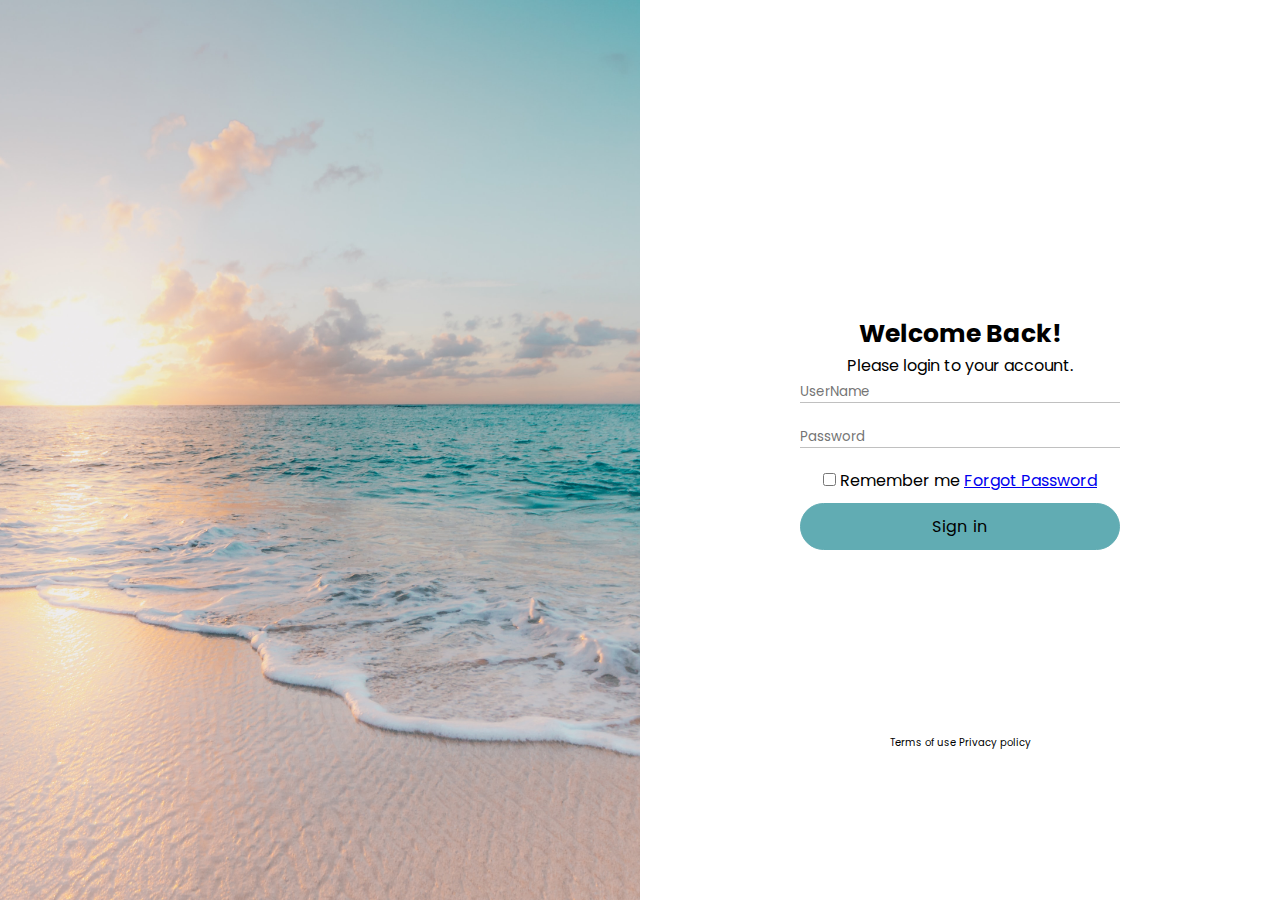
<file: index.html>
<!DOCTYPE html>
<html lang="en">
  <head>
    <meta charset="UTF-8" />
    <meta http-equiv="X-UA-Compatible" content="IE=edge" />
    <meta name="viewport" content="width=device-width, initial-scale=1.0" />
    <title>HTML test</title>

    <!-- css file -->
    <link rel="stylesheet" href="./css/style.css" />



    <!-- google Fonts -->
    <link rel="preconnect" href="https://fonts.googleapis.com" />
    <link rel="preconnect" href="https://fonts.gstatic.com" crossorigin />
    <link
      href="https://fonts.googleapis.com/css2?family=Poppins:wght@100;300&display=swap"
      rel="stylesheet"
    />
  </head>
  <body>
    <section>
      <div class="imgBx">
          <img src="./img/img1.jpg" alt="login Image">
      </div>
      <div class="contentBx">
          <div class="formBx">
              <h2>Welcome Back!</h2>
              <p>Please login to your account.</p>
              <form action="home.html">
                  <div class="inputBx">
                      <input type="text" placeholder="UserName" required>
                  </div>
                  <div class="inputBx">
                    <input type="password" placeholder="Password" required>
                </div>
                <div class="remember">
                    <label><input type="checkbox"> Remember me</label>
                    <a href="#">Forgot Password</a>
                </div>
                <div class="inputBx">
                    <input class="signin" type="submit" value="Sign in">
                </div>
                
              </form>
              <p class="footer">Terms of use Privacy policy</p>
            </div>
      </div>
    </section>
  </body>
</html>
</file>
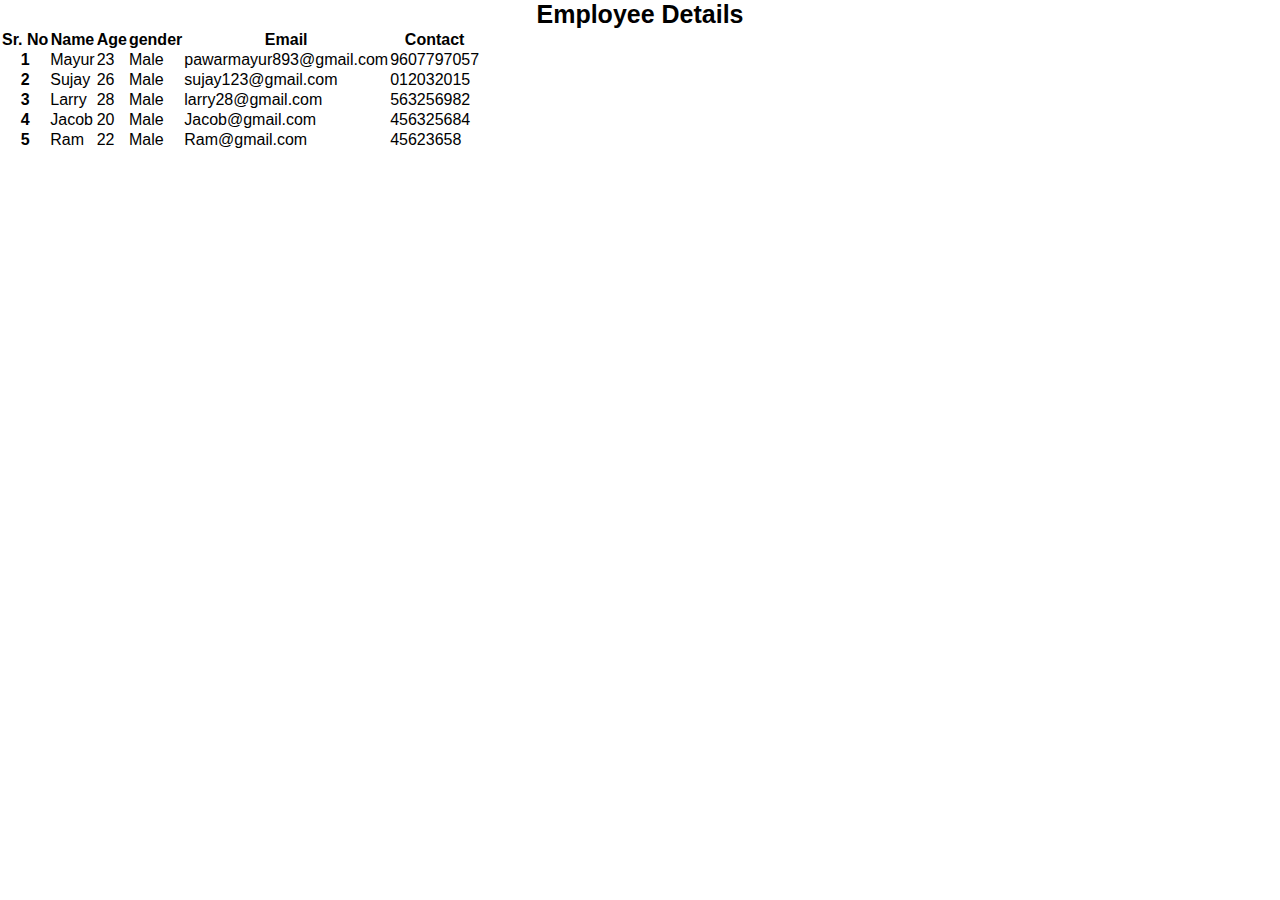
<file: home.html>
<!DOCTYPE html>
<html lang="en">
<head>
    <meta charset="UTF-8">
    <meta http-equiv="X-UA-Compatible" content="IE=edge">
    <meta name="viewport" content="width=device-width, initial-scale=1.0">
    <title>Document</title>
       <!-- bootstrap file -->
       <link rel="stylesheet" href="https://stackpath.bootstrapcdn.com/bootstrap/4.1.3/css/bootstrap.min.css" integrity="sha384-MCw98/SFnGE8fJT3GXwEOngsV7Zt27NXFoaoApmYm81iuXoPkFOJwJ8ERdknLPMO" crossorigin="anonymous">
  <!-- css file -->
  <link rel="stylesheet" href="./css/style.css" />
</head>
<body>
    <h2>Employee Details</h2>
    <table class="table mt-4">
        <thead>
          <tr>
            <th scope="col">Sr. No</th>
            <th scope="col">Name</th>
            <th scope="col">Age</th>
            <th scope="col">gender</th>
            <th scope="col">Email</th>
            <th scope="col">Contact</th>
          </tr>
        </thead>
        <tbody>
          <tr>
            <th scope="row">1</th>
            <td>Mayur</td>
            <td>23</td>
            <td>Male</td>
            <td>pawarmayur893@gmail.com</td>
            <td>9607797057</td>
          </tr>
          <tr>
            <th scope="row">2</th>
            <td>Sujay</td>
            <td>26</td>
            <td>Male</td>
            <td>sujay123@gmail.com</td>
            <td>012032015</td>
          </tr>
          <tr>
            <th scope="row">3</th>
            <td>Larry</td>
            <td>28</td>
            <td>Male</td>
            <td>larry28@gmail.com</td>
            <td>563256982</td>
          </tr>
          <tr>
            <th scope="row">4</th>
            <td>Jacob</td>
            <td>20</td>
            <td>Male</td>
            <td>Jacob@gmail.com</td>
            <td>456325684</td>
          </tr>
          <tr>
            <th scope="row">5</th>
            <td>Ram</td>
            <td>22</td>
            <td>Male</td>
            <td>Ram@gmail.com</td>
            <td>45623658</td>
          </tr>
        </tbody>
      </table>
</body>
</html>
</file>
<file: css/style.css>
*{
    margin: 0;
    padding: 0;
    box-sizing: border-box;
    font-family: 'Poppins', sans-serif;
}
section{
    position: relative;
    width: 100%;
    height: 100vh;
    display: flex;
}
.imgBx{
    position: relative;
    width: 50%;
    height: 100%;
}
img{
    position: absolute;
    top: 0;
    left: 0;
    height: 100%;
    width: 100%;
    object-fit: cover;
}
.contentBx{
    display: flex;
    justify-content: center;
    align-items: center;
    width: 50%;
    height: 100%;
}
h2{
    font-size: 25px;
    text-align: center;
}
p, .remember{
    text-align: center;
}
.formBx{
    width: 50%;
}
.inputBx{
    margin-bottom: 20px; 
}
.inputBx span{
    font-size: 16px;
    margin-bottom: 15px;
    display: inline-block;
}
input[type="text"],input[type="password"]{
    border: none;
    border-bottom: 1px solid silver;
    width: 100%;
    outline: none;   
}
.signin{
width: 100%;
padding: 10px 20px;
outline: none;
font-weight: 400;
border: 1px solid #61acb3;
font-size: 16px;
letter-spacing: 1px;
background: #61acb3;
border-radius: 30px;
}
.signin:hover{
    background: #74c5cc;
}
.remember{
    margin-bottom: 10px;
}
.footer
{
    text-align: center;
    font-size: 10px;
    top: 165px;
    position: relative;
}
@media (max-width: 768px){
    .imgBx {
        position: absolute;
        top:0;
        left: 0;
        width: 100%;
        height: 100%;
    }
    .contentBx {
        width: 100%;
    height: 100%;
    z-index: 1;
    margin: auto;
}
input[type="text"],input[type="password"]{
    border: none;
    border-bottom: 1px solid silver;
    width: 100%;
    outline: none;   
}
.footer {
    text-align: center;
    font-size: 12px;
    top: 149px;
    position: relative;
}

p {
    text-align: center;
    font-size: 12px;
}
}
</file>
